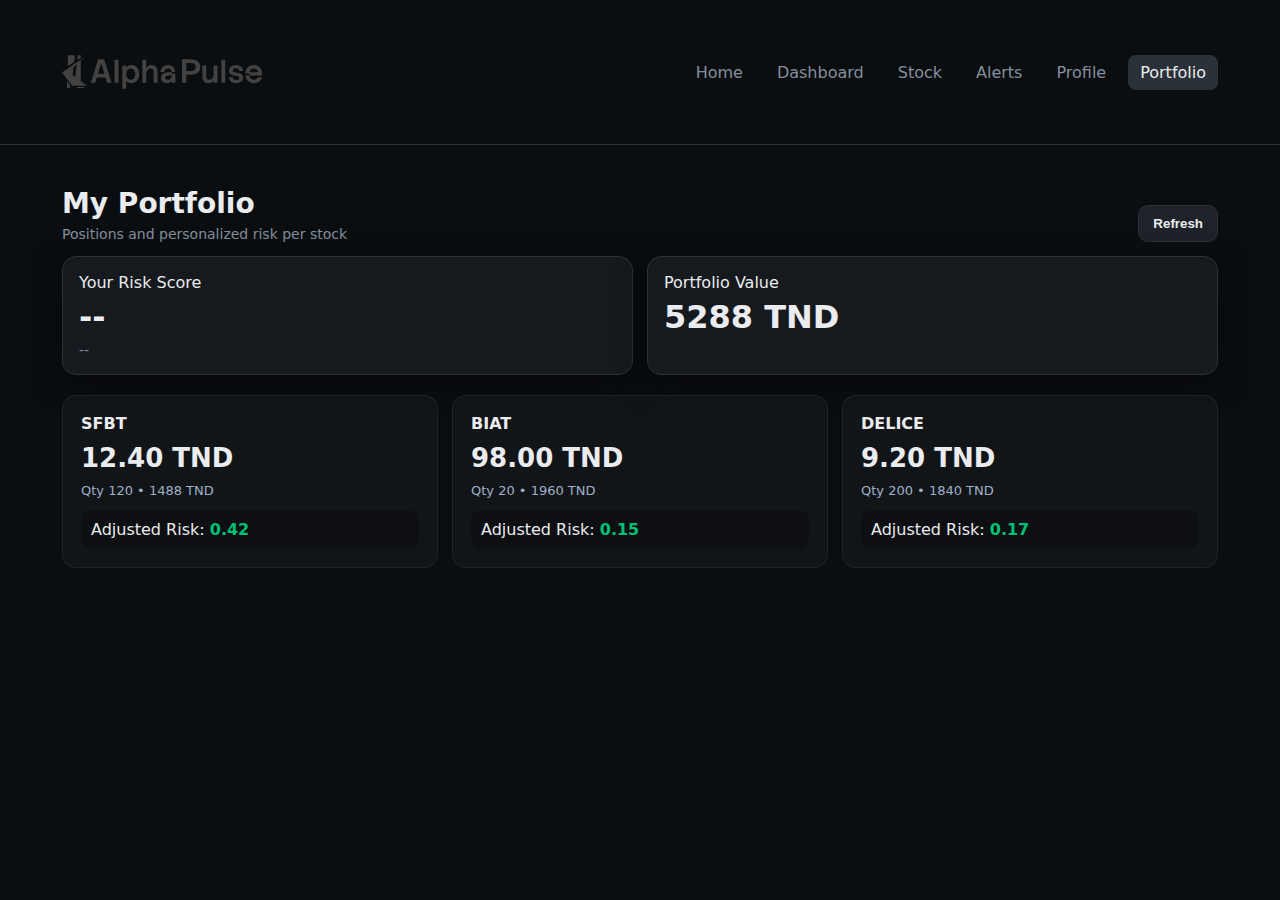
<file: projet/portfolio.html>
<!DOCTYPE html>
<html>
<head>
<meta charset="UTF-8">
<title>Portfolio — BVMT Assistant</title>

<link rel="stylesheet" href="./css/styles.css">
<link rel="stylesheet" href="./css/portfolio.css">

</head>

<body>

<div class="nav">
  <div class="container nav-inner">
          <img src="./assets/AlphaPulse Logo.svg" class="brand-logo">

    <div class="nav-links">
      <a href="./index.html">Home</a>
      <a href="./dashboard.html">Dashboard</a>
      <a href="./stock.html">Stock</a>
      <a href="./alerts.html">Alerts</a>
      <a href="./profile.html">Profile</a>
      <a class="active" href="./portfolio.html">Portfolio</a>
    </div>
  </div>
</div>

<main class="container">

<div class="header">
  <div>
    <h1>My Portfolio</h1>
    <div class="sub">Positions and personalized risk per stock</div>
  </div>

  <button class="btn" onclick="renderPortfolio()">Refresh</button>
</div>

<div class="portfolio-summary">

  <div class="card">
    <div class="mini">Your Risk Score</div>
    <div id="userRiskScore" class="portfolio-big">--</div>
    <div id="userRiskLabel" class="sub">--</div>
  </div>

  <div class="card">
    <div class="mini">Portfolio Value</div>
    <div id="portfolioValue" class="portfolio-big">--</div>
  </div>

</div>

<div id="portfolioGrid" class="portfolio-grid"></div>

</main>

<script src="./js/portfolio.js"></script>
<script src="./js/portfolioStore.js"></script>


</body>
</html>
</file>
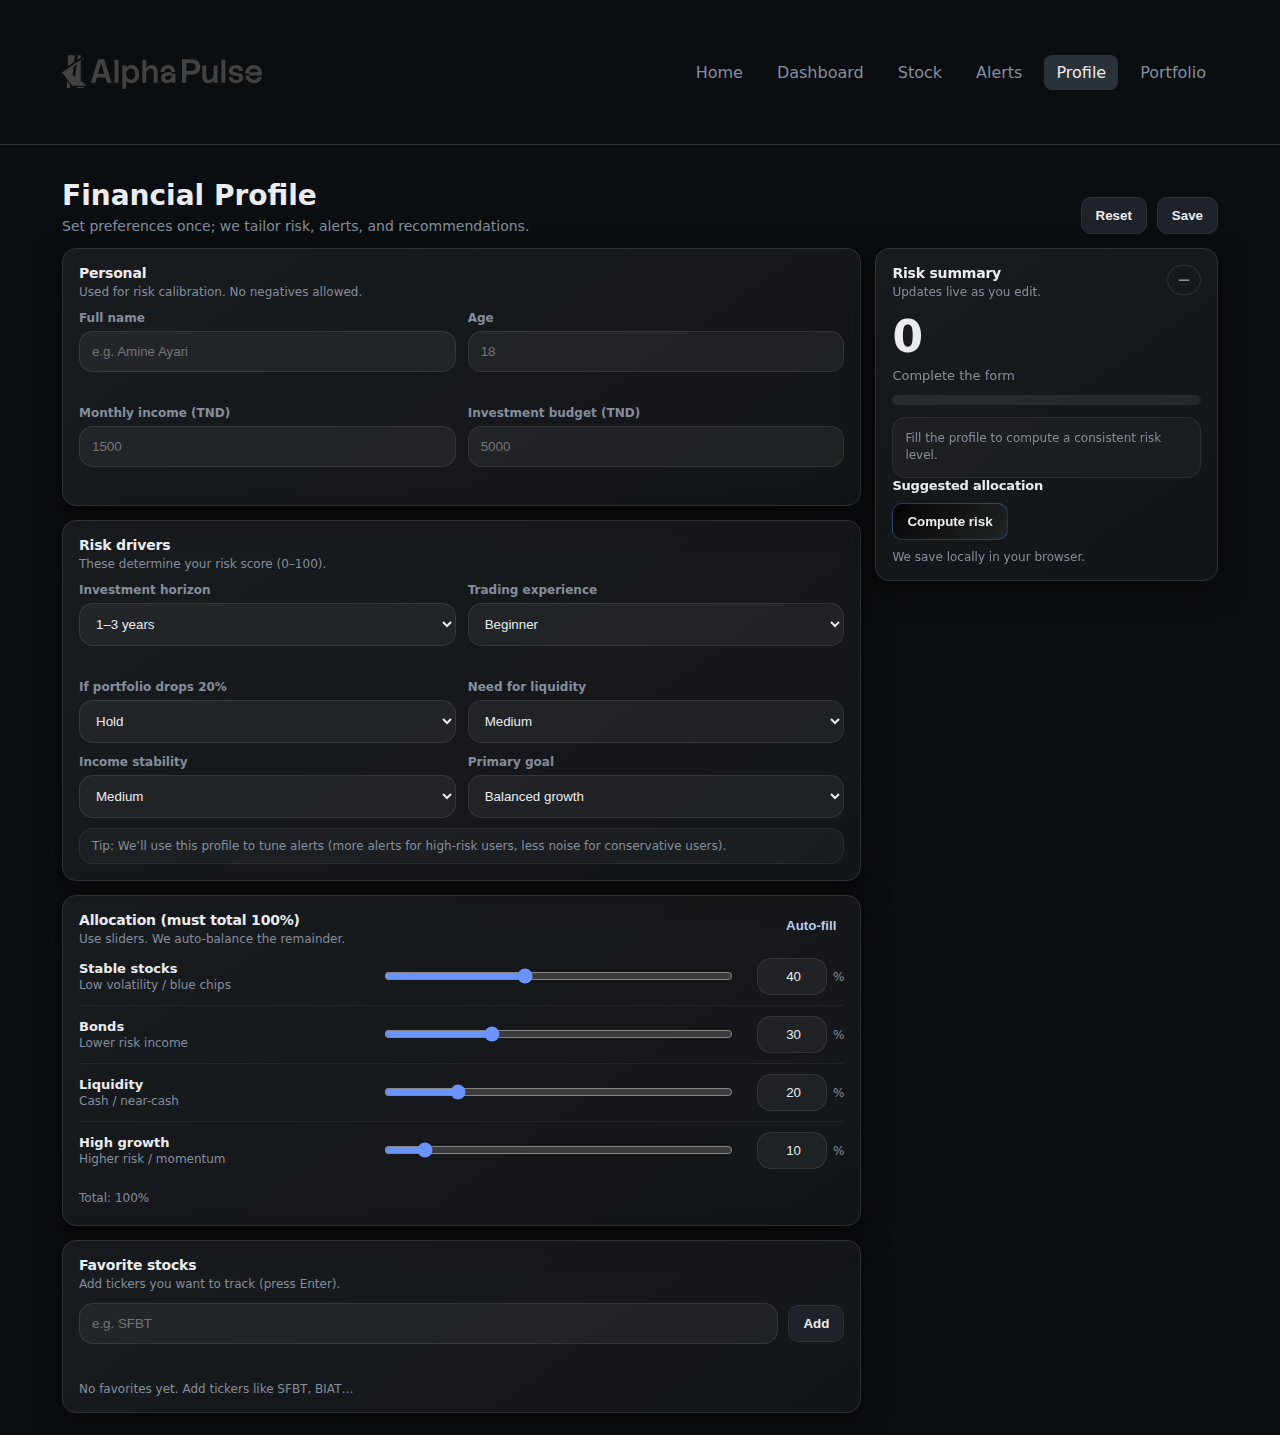
<file: projet/profile.html>
<!doctype html>
<html lang="en">
<head>
  <meta charset="UTF-8" />
  <meta name="viewport" content="width=device-width, initial-scale=1.0"/>
  <title>BVMT Assistant — Profile</title>

  <!-- Your global styles for navbar + base -->
  <link rel="stylesheet" href="./css/styles.css">
  <!-- Profile-only styles -->
<link rel="stylesheet" href="./css/profile.css">

  <script src="./js/profile.js" defer></script>


</head>
<body>

  <!-- NAV (keep consistent) -->
  <div class="nav">
    <div class="container nav-inner">
      <a class="brand" href="./index.html">      <img src="./assets/AlphaPulse Logo.svg" class="brand-logo">
      <div class="nav-links">
        <a href="./index.html">Home</a>
        <a href="./dashboard.html">Dashboard</a>
        <a href="./stock.html?symbol=SFBT">Stock</a>
        <a href="./alerts.html">Alerts</a>
        <a class="active" href="./profile.html">Profile</a>
                <a href="./portfolio.html">Portfolio</a>
      </div>
    </div>
  </div>

  <main class="container profile-page" id="profile-root">
    <div class="profile-header">
      <div>
        <h1>Financial Profile</h1>
        <div class="sub">Set preferences once; we tailor risk, alerts, and recommendations.</div>
      </div>
      <div class="profile-header-actions">
        <button class="btn" id="btn-reset" type="button">Reset</button>
        <button class="btn" id="btn-save" type="button">Save</button>
      </div>
    </div>

    <div class="profile-layout">

      <!-- LEFT: Form -->
      <section class="profile-form">

        <!-- Section: Personal -->
        <div class="p-card">
          <div class="p-card-head">
            <div>
              <div class="p-title">Personal</div>
              <div class="p-hint">Used for risk calibration. No negatives allowed.</div>
            </div>
          </div>

          <div class="p-grid-2">
            <div class="p-field">
              <label for="fullName">Full name</label>
              <input id="fullName" class="p-input" type="text" placeholder="e.g. Amine Ayari" maxlength="60" />
              <div class="p-error" data-error-for="fullName"></div>
            </div>

            <div class="p-field">
              <label for="age">Age</label>
              <input id="age" class="p-input" type="number" inputmode="numeric" min="16" max="90" step="1" placeholder="18" />
              <div class="p-error" data-error-for="age"></div>
            </div>

            <div class="p-field">
              <label for="monthlyIncome">Monthly income (TND)</label>
              <input id="monthlyIncome" class="p-input" type="number" inputmode="numeric" min="0" max="1000000" step="50" placeholder="1500" />
              <div class="p-error" data-error-for="monthlyIncome"></div>
            </div>

            <div class="p-field">
              <label for="investmentBudget">Investment budget (TND)</label>
              <input id="investmentBudget" class="p-input" type="number" inputmode="numeric" min="0" max="10000000" step="100" placeholder="5000" />
              <div class="p-error" data-error-for="investmentBudget"></div>
            </div>
          </div>
        </div>

        <!-- Section: Risk Drivers -->
        <div class="p-card">
          <div class="p-card-head">
            <div>
              <div class="p-title">Risk drivers</div>
              <div class="p-hint">These determine your risk score (0–100).</div>
            </div>
          </div>

          <div class="p-grid-2">
            <div class="p-field">
              <label for="horizon">Investment horizon</label>
              <select id="horizon" class="p-input">
                <option value="0">Less than 1 year</option>
                <option value="1">1–3 years</option>
                <option value="2">3–7 years</option>
                <option value="3">7+ years</option>
              </select>
              <div class="p-error" data-error-for="horizon"></div>
            </div>

            <div class="p-field">
              <label for="experience">Trading experience</label>
              <select id="experience" class="p-input">
                <option value="0">Beginner</option>
                <option value="1">Intermediate</option>
                <option value="2">Advanced</option>
              </select>
            </div>

            <div class="p-field">
              <label for="lossReaction">If portfolio drops 20%</label>
              <select id="lossReaction" class="p-input">
                <option value="0">Sell quickly</option>
                <option value="1">Hold</option>
                <option value="2">Buy more</option>
              </select>
            </div>

            <div class="p-field">
              <label for="liquidityNeed">Need for liquidity</label>
              <select id="liquidityNeed" class="p-input">
                <option value="2">Low (rare withdrawals)</option>
                <option value="1">Medium</option>
                <option value="0">High (need cash often)</option>
              </select>
            </div>

            <div class="p-field">
              <label for="incomeStability">Income stability</label>
              <select id="incomeStability" class="p-input">
                <option value="2">Stable</option>
                <option value="1">Medium</option>
                <option value="0">Unstable</option>
              </select>
            </div>

            <div class="p-field">
              <label for="goal">Primary goal</label>
              <select id="goal" class="p-input">
                <option value="0">Capital preservation</option>
                <option value="1">Balanced growth</option>
                <option value="2">Aggressive growth</option>
              </select>
            </div>
          </div>

          <div class="p-inline-note">
            Tip: We’ll use this profile to tune alerts (more alerts for high-risk users, less noise for conservative users).
          </div>
        </div>

        <!-- Section: Allocation -->
        <div class="p-card">
          <div class="p-card-head">
            <div>
              <div class="p-title">Allocation (must total 100%)</div>
              <div class="p-hint">Use sliders. We auto-balance the remainder.</div>
            </div>
            <button class="p-link-btn" id="btn-auto" type="button">Auto-fill</button>
          </div>

          <div class="alloc">
            <div class="alloc-row">
              <div class="alloc-left">
                <div class="alloc-name">Stable stocks</div>
                <div class="alloc-desc">Low volatility / blue chips</div>
              </div>
              <div class="alloc-mid">
                <input type="range" id="allocStable" min="0" max="100" step="1" />
              </div>
              <div class="alloc-right">
                <input class="alloc-num" id="allocStableNum" type="number" min="0" max="100" step="1" />
                <span class="alloc-unit">%</span>
              </div>
            </div>

            <div class="alloc-row">
              <div class="alloc-left">
                <div class="alloc-name">Bonds</div>
                <div class="alloc-desc">Lower risk income</div>
              </div>
              <div class="alloc-mid">
                <input type="range" id="allocBonds" min="0" max="100" step="1" />
              </div>
              <div class="alloc-right">
                <input class="alloc-num" id="allocBondsNum" type="number" min="0" max="100" step="1" />
                <span class="alloc-unit">%</span>
              </div>
            </div>

            <div class="alloc-row">
              <div class="alloc-left">
                <div class="alloc-name">Liquidity</div>
                <div class="alloc-desc">Cash / near-cash</div>
              </div>
              <div class="alloc-mid">
                <input type="range" id="allocCash" min="0" max="100" step="1" />
              </div>
              <div class="alloc-right">
                <input class="alloc-num" id="allocCashNum" type="number" min="0" max="100" step="1" />
                <span class="alloc-unit">%</span>
              </div>
            </div>

            <div class="alloc-row">
              <div class="alloc-left">
                <div class="alloc-name">High growth</div>
                <div class="alloc-desc">Higher risk / momentum</div>
              </div>
              <div class="alloc-mid">
                <input type="range" id="allocRisk" min="0" max="100" step="1" />
              </div>
              <div class="alloc-right">
                <input class="alloc-num" id="allocRiskNum" type="number" min="0" max="100" step="1" />
                <span class="alloc-unit">%</span>
              </div>
            </div>

            <div class="alloc-footer">
              <div class="alloc-sum">
                Total: <span id="allocTotal">100</span>%
              </div>
              <div class="p-error" data-error-for="allocation"></div>
            </div>
          </div>
        </div>

        <!-- Section: Favorites -->
        <div class="p-card">
          <div class="p-card-head">
            <div>
              <div class="p-title">Favorite stocks</div>
              <div class="p-hint">Add tickers you want to track (press Enter).</div>
            </div>
          </div>

          <div class="fav">
            <div class="fav-input-row">
              <input id="favInput" class="p-input fav-input" type="text" placeholder="e.g. SFBT" maxlength="12" />
              <button class="btn" id="btnAddFav" type="button">Add</button>
            </div>
            <div class="p-error" data-error-for="favorites"></div>

            <div class="fav-chips" id="favChips"></div>
          </div>
        </div>

      </section>

      <!-- RIGHT: Summary -->
      <aside class="profile-summary">
        <div class="p-card p-card--sticky">
          <div class="summary-head">
            <div>
              <div class="p-title">Risk summary</div>
              <div class="p-hint">Updates live as you edit.</div>
            </div>
            <span class="risk-badge" id="riskBadge">—</span>
          </div>

          <div class="score">
            <div class="score-num" id="riskScore">0</div>
            <div class="score-label" id="riskLabel">Complete the form</div>
          </div>

          <div class="score-bar">
            <div class="score-bar-fill" id="riskBar"></div>
          </div>

          <div class="summary-box" id="riskExplain">
            Fill the profile to compute a consistent risk level.
          </div>

          <div class="divider"></div>

          <div class="p-title" style="font-size: 13px;">Suggested allocation</div>
          <div class="suggest" id="suggestedAlloc"></div>

          <div class="divider"></div>

          <button class="btn btn-primary" id="btnCompute" type="button">Compute risk</button>
          <div class="p-hint" style="margin-top:10px;">We save locally in your browser.</div>
        </div>
      </aside>

    </div>
  </main>

  <div id="toast-host" class="toast-host"></div>

  <script type="module" src="./js/profile.js"></script>
</body>
</html>
</file>
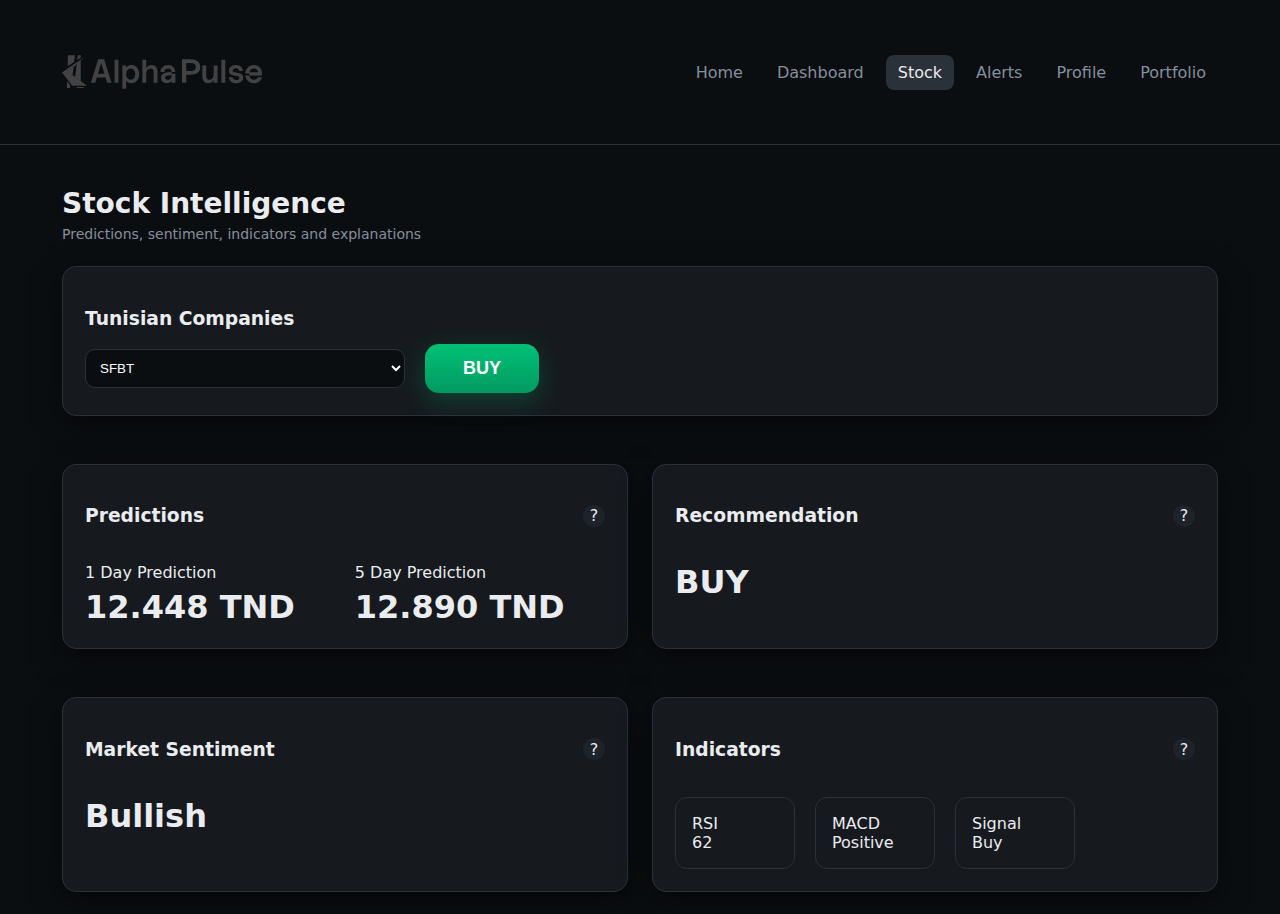
<file: projet/stock.html>
<!DOCTYPE html>
<html>
<head>
<meta charset="UTF-8">
<title>Stock — BVMT Assistant</title>

<link rel="stylesheet" href="./css/styles.css">
<link rel="stylesheet" href="./css/stock.css">
</head>
<!-- BUY MODAL -->
<div id="buyModal" class="trade-modal hidden">
  <div class="trade-box">
    <div class="trade-title-row">
      <h3 style="margin:0">Buy Stock</h3>
      <button id="closeTradeBtn" class="icon-btn" type="button">✕</button>
    </div>

    <div class="trade-meta">
      <div class="mini">Symbol</div>
      <div id="tradeSymbol" class="trade-strong">—</div>
    </div>

    <div class="trade-meta">
      <div class="mini">Price (pred 1D)</div>
      <div id="tradePrice" class="trade-strong">—</div>
    </div>

    <div class="trade-meta">
      <div class="mini">Available funds</div>
      <div id="tradeFunds" class="trade-strong">—</div>
    </div>

    <label class="mini" style="margin-top:10px;display:block">Quantity</label>
    <input id="tradeQty" type="number" min="1" step="1" class="profile-input" placeholder="e.g. 10"/>

    <div class="trade-actions">
      <button id="confirmBuyBtn" class="buy-btn" type="button">Confirm Buy</button>
      <button id="cancelTradeBtn" class="btn" type="button">Cancel</button>
    </div>

    <div id="tradeMsg" class="mini" style="margin-top:10px;"></div>
  </div>
</div>

<body>


<!-- NAVBAR -->
<div class="nav">
  <div class="container nav-inner">

    <div class="brand">
      <img src="./assets/AlphaPulse Logo.svg" class="brand-logo">
    </div>

    <div class="nav-links">
      <a href="./index.html">Home</a>
      <a href="./dashboard.html">Dashboard</a>
      <a class="active" href="./stock.html">Stock</a>
      <a href="./alerts.html">Alerts</a>
      <a href="./profile.html">Profile</a>
      <a href="./portfolio.html">Portfolio</a>
    </div>

  </div>
</div>

<!-- MAIN -->
<main class="container">

<div class="header">
  <div>
    <h1>Stock Intelligence</h1>
    <div class="sub">Predictions, sentiment, indicators and explanations</div>
  </div>
</div>

<!-- ENTERPRISE LIST -->
<div class="card spacing-xl">

<h3 class="stock-section-title">Tunisian Companies</h3>

<div class="stock-select-row">

  <select id="companySelect" class="stock-select"></select>

  <!-- BIG BUY BUTTON -->
  <button id="buyBtn" class="buy-btn">
    BUY
  </button>

</div>


</div>

<!-- GRID -->
<div class="stock-grid">

<!-- PREDICTIONS -->
<div class="card spacing-xl">

<div class="stock-card-header">
  <h3>Predictions</h3>
  <span class="tooltip">
    ?
    <span class="tooltip-text" id="predictionReason">
      Explanation will come from API
    </span>
  </span>
</div>

<div class="stock-predictions">

<div>
<div class="mini">1 Day Prediction</div>
<div id="pred1d" class="stock-big-value">--</div>
</div>

<div>
<div class="mini">5 Day Prediction</div>
<div id="pred5d" class="stock-big-value">--</div>
</div>

</div>

</div>

<!-- RECOMMENDATION -->
<div class="card spacing-xl">

<div class="stock-card-header">
  <h3>Recommendation</h3>
  <span class="tooltip">
    ?
    <span class="tooltip-text" id="recommendReason">
      Explanation will come from API
    </span>
  </span>
</div>

<div id="recommendation" class="stock-big-value">--</div>

</div>

<!-- SENTIMENT -->
<div class="card spacing-xl">

<div class="stock-card-header">
  <h3>Market Sentiment</h3>
  <span class="tooltip">
    ?
    <span class="tooltip-text" id="sentimentReason">
      Explanation will come from API
    </span>
  </span>
</div>

<div id="sentimentValue" class="stock-big-value">--</div>

</div>

<!-- INDICATORS -->
<div class="card spacing-xl">

<div class="stock-card-header">
  <h3>Indicators</h3>
  <span class="tooltip">
    ?
    <span class="tooltip-text" id="indicatorReason">
      Explanation will come from API
    </span>
  </span>
</div>

<div class="indicator-grid">

<div class="indicator-box">
RSI
<div id="rsiVal">--</div>
</div>

<div class="indicator-box">
MACD
<div id="macdVal">--</div>
</div>

<div class="indicator-box">
Signal
<div id="signalVal">--</div>
</div>

</div>

</div>

</div>

</main>

</body>
<script src="./js/portfolioStore.js"></script>

<script src="./js/stock.js" defer></script>

</html>
</file>
<file: projet/css/styles.css>
/* ===============================
   BINANCE-STYLE DARK THEME
   Full Site Styles
================================ */

:root{

  /* BACKGROUND */
  --bg: #0B0E11;
  --panel: #161A1E;
  --panel2: #1E2329;

  /* BORDERS */
  --border: #2B3139;

  /* TEXT */
  --text: #EAECEF;
  --muted: #848E9C;

  /* TRADING COLORS */
  --good: #02C076;
  --bad: #F6465D;
  --warn: #F0B90B;

  /* EFFECTS */
  --shadow: 0 8px 30px rgba(0,0,0,.6);
  --radius: 14px;

}

/* RESET */

*{ box-sizing:border-box; }
html,body{ height:100%; }

body{
  margin:0;
  font-family: Inter, system-ui, -apple-system, Segoe UI, Roboto, Arial, sans-serif;
  background: var(--bg);
  color: var(--text);
}

/* LINKS */

a{ color: inherit; text-decoration:none; }

a:focus{
  outline:2px solid rgba(255,255,255,.3);
  outline-offset:2px;
  border-radius:8px;
}

/* CONTAINER */

.container{
  max-width:1200px;
  margin:0 auto;
  padding:22px;
}

/* ================= NAVBAR ================= */

.nav{
  position:sticky;
  top:0;
  z-index:50;
  background:#0B0E11;
  border-bottom:1px solid var(--border);
}

.nav-inner{
  display:flex;
  align-items:center;
  justify-content:space-between;
}

.brand{
  display:flex;
  align-items:center;
  gap:10px;
  font-weight:700;
}

.brand-badge{
  width:34px;
  height:34px;
  border-radius:10px;
  background: linear-gradient(135deg,#F6465D,#02C076);
}

/* NAV LINKS */

.nav-links{
  display:flex;
  gap:10px;
}

.nav-links a{
  padding:8px 12px;
  border-radius:8px;
  color:var(--muted);
}

.nav-links a:hover{
  background:#1E2329;
  color:var(--text);
}

.nav-links a.active{
  background:#2B3139;
  color:var(--text);
}

/* ================= HEADER ================= */

.header{
  display:flex;
  justify-content:space-between;
  align-items:flex-end;
  margin:20px 0 12px;
}

h1{
  margin:0;
  font-size:28px;
}

.sub{
  color:var(--muted);
  font-size:14px;
  margin-top:6px;
}

/* ================= BUTTONS ================= */

.btn{
  cursor:pointer;
  border:1px solid var(--border);
  background:#1E2329;
  color:var(--text);
  padding:10px 14px;
  border-radius:10px;
  font-weight:600;
}

.btn:hover{
  background:#2B3139;
}

/* ================= GRID ================= */

.grid3{
  display:grid;
  grid-template-columns:repeat(3,1fr);
  gap:14px;
}

.grid2{
  display:grid;
  grid-template-columns:repeat(2,1fr);
  gap:14px;
}

@media(max-width:980px){
  .grid3,.grid2{
    grid-template-columns:1fr;
  }
}

/* ================= CARD ================= */

.card{
  border:1px solid var(--border);
  background:var(--panel);
  border-radius:var(--radius);
  box-shadow:var(--shadow);
  padding:16px;
}

.card-title{
  font-size:13px;
  color:var(--muted);
}

.card-value{
  font-size:26px;
  font-weight:700;
  margin-top:8px;
}

/* ================= BADGES ================= */

.badge{
  padding:5px 10px;
  border-radius:999px;
  font-size:12px;
  border:1px solid var(--border);
}

.badge.good{
  color:#b7f7ca;
  border-color:rgba(2,192,118,.3);
  background:rgba(2,192,118,.15);
}

.badge.bad{
  color:#ffc1c1;
  border-color:rgba(246,70,93,.3);
  background:rgba(246,70,93,.15);
}

.badge.warn{
  color:#ffe2b3;
  border-color:rgba(240,185,11,.3);
  background:rgba(240,185,11,.15);
}

/* ================= TABLE ================= */

.table{
  width:100%;
  border-collapse:collapse;
  margin-top:10px;
}

.table th{
  text-align:left;
  font-size:12px;
  color:var(--muted);
  padding:10px 0;
}

.table td{
  padding:12px 0;
  border-top:1px solid rgba(255,255,255,0.05);
}

.table tr:hover td{
  background:rgba(255,255,255,0.03);
}

/* ================= PROFILE INPUTS ================= */

.profile-input{
  width:100%;
  padding:10px;
  margin-top:6px;
  margin-bottom:12px;
  border-radius:10px;
  border:1px solid var(--border);
  background:#0B0E11;
  color:var(--text);
}

.profile-input:focus{
  border-color:#F6465D;
  outline:none;
}

/* ================= FAVORITES ================= */

.favorite-item{
  padding:10px;
  border-radius:10px;
  border:1px solid var(--border);
  background:#0B0E11;
  margin-top:8px;
  display:flex;
  justify-content:space-between;
}

/* ================= TOAST ================= */

.toast-host{
  position:fixed;
  right:18px;
  bottom:18px;
  display:flex;
  flex-direction:column;
  gap:10px;
}

.toast{
  border:1px solid var(--border);
  background:#161A1E;
  padding:12px;
  border-radius:10px;
  font-size:13px;
  opacity:0;
  transform:translateY(6px);
  transition:0.2s;
}

.toast--show{
  opacity:1;
  transform:translateY(0);
}

.toast--error{
  border-color:rgba(246,70,93,.4);
}

.toast--ok{
  border-color:rgba(2,192,118,.4);
}

.brand-logo{
  width: 200px;
  height: 100px;
  border-radius:8px;
}
</file>
<file: projet/css/portfolio.css>
.portfolio-summary{
  display:grid;
  grid-template-columns:1fr 1fr;
  gap:14px;
  margin-top:14px;
}

.portfolio-big{
  font-size:32px;
  font-weight:800;
  margin-top:6px;
}

.portfolio-grid{
  margin-top:20px;
  display:grid;
  grid-template-columns:repeat(auto-fill,minmax(280px,1fr));
  gap:14px;
}

.stock-card{
  padding:18px;
  border-radius:14px;
  border:1px solid rgba(255,255,255,0.06);
  background:rgba(255,255,255,0.03);
  transition:0.2s;
}

.stock-card:hover{
  border-color:rgba(240,185,11,0.4);
}

.stock-name{
  font-size:16px;
  font-weight:800;
}

.stock-price{
  font-size:26px;
  font-weight:800;
  margin-top:10px;
}

.stock-meta{
  margin-top:10px;
  font-size:13px;
  color:#9fb0c9;
}

.risk-box{
  margin-top:12px;
  padding:10px;
  border-radius:10px;
  background:rgba(0,0,0,0.25);
}

.risk-low{color:#02c076;}
.risk-mid{color:#f0b90b;}
.risk-high{color:#f6465d;}
</file>
<file: projet/css/profile.css>
/* profile.css — page-specific polish (keeps global design but improves UX) */

.profile-page { padding-top: 18px; }

.profile-header{
  display:flex;
  align-items:flex-end;
  justify-content:space-between;
  gap: 14px;
  margin: 16px 0 14px;
  flex-wrap: wrap;
}
.profile-header-actions{ display:flex; gap:10px; align-items:center; }

.profile-layout{
  display:grid;
  grid-template-columns: 1.4fr .6fr;
  gap: 14px;
  align-items:start;
}
@media (max-width: 980px){
  .profile-layout{ grid-template-columns: 1fr; }
}

.p-card{
  border: 1px solid var(--border);
  background: linear-gradient(145deg, rgba(255,255,255,0.06), rgba(255,255,255,0.03));
  border-radius: var(--radius);
  box-shadow: var(--shadow);
  padding: 16px;
}
.p-card + .p-card{ margin-top: 14px; }

.p-card--sticky{
  position: sticky;
  top: 84px;
}

.p-card-head{
  display:flex;
  justify-content:space-between;
  align-items:flex-start;
  gap: 12px;
  margin-bottom: 12px;
}

.p-title{
  font-weight: 750;
  letter-spacing: -0.2px;
  font-size: 14px;
}
.p-hint{
  color: var(--muted);
  font-size: 12px;
  margin-top: 4px;
}

.p-inline-note{
  margin-top: 10px;
  padding: 10px 12px;
  border-radius: 14px;
  border: 1px solid rgba(255,255,255,0.07);
  background: rgba(255,255,255,0.03);
  color: var(--muted);
  font-size: 12px;
}

.p-grid-2{
  display:grid;
  grid-template-columns: repeat(2, minmax(0, 1fr));
  gap: 12px;
}
@media (max-width: 760px){
  .p-grid-2{ grid-template-columns: 1fr; }
}

.p-field label{
  display:block;
  color: var(--muted);
  font-size: 12px;
  font-weight: 650;
  margin-bottom: 6px;
}

.p-input{
  width:100%;
  padding: 12px 12px;
  border-radius: 14px;
  border: 1px solid rgba(255,255,255,0.09);
  background: rgba(255,255,255,0.05);
  color: var(--text);
  outline: none;
  transition: background .15s ease, border-color .15s ease;
}
.p-input:focus{
  background: rgba(255,255,255,0.075);
  border-color: rgba(91,135,255,0.45);
}

.p-error{
  min-height: 16px;
  margin-top: 6px;
  color: rgba(255, 170, 170, 0.95);
  font-size: 12px;
}
.p-input.is-invalid{
  border-color: rgba(239,68,68,0.55);
  background: rgba(239,68,68,0.06);
}

.p-link-btn{
  background: transparent;
  border: none;
  color: rgba(196, 220, 255, 0.95);
  cursor: pointer;
  font-weight: 650;
  padding: 6px 8px;
  border-radius: 12px;
}
.p-link-btn:hover{
  text-decoration: underline;
}

/* Allocation */
.alloc{ margin-top: 6px; }
.alloc-row{
  display:grid;
  grid-template-columns: 1fr 1.2fr .35fr;
  gap: 12px;
  align-items:center;
  padding: 10px 0;
  border-top: 1px solid rgba(255,255,255,0.06);
}
.alloc-row:first-child{ border-top: none; padding-top: 0; }

.alloc-left .alloc-name{ font-weight: 750; font-size: 13px; }
.alloc-left .alloc-desc{ color: var(--muted); font-size: 12px; margin-top: 2px; }

.alloc-mid input[type="range"]{
  width: 100%;
  accent-color: rgba(91,135,255,0.9);
}

.alloc-right{
  display:flex;
  align-items:center;
  gap: 6px;
  justify-content:flex-end;
}
.alloc-num{
  width: 70px;
  padding: 10px 10px;
  border-radius: 14px;
  border: 1px solid rgba(255,255,255,0.09);
  background: rgba(255,255,255,0.05);
  color: var(--text);
  outline:none;
  text-align:right;
}
.alloc-unit{ color: var(--muted); font-size: 12px; }

.alloc-footer{
  display:flex;
  justify-content:space-between;
  align-items:center;
  margin-top: 8px;
}
.alloc-sum{ color: var(--muted); font-size: 12px; }

/* Favorites */
.fav-input-row{
  display:flex;
  gap: 10px;
  align-items:center;
}
.fav-input{ flex:1; }

.fav-chips{
  margin-top: 12px;
  display:flex;
  gap: 8px;
  flex-wrap: wrap;
}
.chip-tag{
  display:inline-flex;
  align-items:center;
  gap: 8px;
  padding: 8px 10px;
  border-radius: 999px;
  border: 1px solid rgba(255,255,255,0.10);
  background: rgba(255,255,255,0.04);
  color: var(--text);
  font-weight: 650;
  font-size: 12px;
}
.chip-tag button{
  border:none;
  cursor:pointer;
  background: rgba(255,255,255,0.06);
  color: var(--text);
  border-radius: 999px;
  width: 22px;
  height: 22px;
  display:flex;
  align-items:center;
  justify-content:center;
}
.chip-tag button:hover{
  background: rgba(255,255,255,0.10);
}

/* Summary */
.summary-head{
  display:flex;
  justify-content:space-between;
  align-items:flex-start;
  gap: 12px;
}
.risk-badge{
  display:inline-flex;
  align-items:center;
  border: 1px solid rgba(255,255,255,0.10);
  padding: 7px 10px;
  border-radius: 999px;
  color: var(--muted);
  font-weight: 750;
  font-size: 12px;
}

.score{ margin-top: 12px; }
.score-num{
  font-size: 44px;
  font-weight: 850;
  letter-spacing: -1px;
}
.score-label{
  margin-top: 6px;
  color: var(--muted);
  font-size: 13px;
}

.score-bar{
  margin-top: 12px;
  height: 10px;
  border-radius: 999px;
  background: rgba(255,255,255,0.08);
  overflow:hidden;
}
.score-bar-fill{
  height:100%;
  width: 0%;
  background: linear-gradient(90deg, rgba(34,197,94,.85), rgba(245,158,11,.85), rgba(239,68,68,.85));
}

.summary-box{
  margin-top: 12px;
  padding: 12px;
  border-radius: 14px;
  border: 1px solid rgba(255,255,255,0.07);
  background: rgba(255,255,255,0.03);
  color: var(--muted);
  font-size: 12px;
  line-height: 1.45;
}

.suggest{
  margin-top: 10px;
  display:grid;
  gap: 8px;
}
.suggest-item{
  display:flex;
  justify-content:space-between;
  align-items:center;
  padding: 10px 12px;
  border-radius: 14px;
  border: 1px solid rgba(255,255,255,0.07);
  background: rgba(255,255,255,0.03);
}
.suggest-item span{ color: var(--muted); font-size: 12px; }
.suggest-item strong{ font-size: 13px; }

.btn-primary{
  border: 1px solid rgba(91,135,255,0.35);
  background: linear-gradient(135deg, rgba(2, 2, 3, 0.85), rgba(44, 48, 46, 0.6));
}
</file>
<file: projet/css/stock.css>
.spacing-xl{
  margin-top: 24px;
  padding: 22px;
}

.stock-grid{
  display:grid;
  grid-template-columns: repeat(2,1fr);
  gap: 24px;
  margin-top: 24px;
}

.stock-section-title{
  margin-bottom: 14px;
}

.stock-select{
  width: 320px;
  padding: 10px;
  border-radius: 10px;
  background: #0B0E11;
  border:1px solid var(--border);
  color:white;
}

.stock-card-header{
  display:flex;
  justify-content:space-between;
  align-items:center;
  margin-bottom: 18px;
}

.stock-big-value{
  font-size: 32px;
  font-weight: 800;
  margin-top: 6px;
}

.stock-predictions{
  display:flex;
  gap: 60px;
}

/* TOOLTIP */

.tooltip{
  position: relative;
  cursor: help;
  background: #1E2329;
  border-radius: 50%;
  width:22px;
  height:22px;
  display:flex;
  align-items:center;
  justify-content:center;
}

.tooltip-text{
  position:absolute;
  bottom:140%;
  left:50%;
  transform: translateX(-50%);
  background:#161A1E;
  padding:10px;
  border-radius:8px;
  border:1px solid var(--border);
  width:220px;
  font-size:12px;
  opacity:0;
  pointer-events:none;
  transition:0.2s;
}

.tooltip:hover .tooltip-text{
  opacity:1;
}

/* INDICATORS */

.indicator-grid{
  display:flex;
  gap:20px;
}

.indicator-box{
  border:1px solid var(--border);
  padding:16px;
  border-radius:12px;
  width:120px;
}
/* SELECT + BUY BUTTON ROW */

.stock-select-row{
  display:flex;
  gap:20px;
  align-items:center;
  margin-top:15px;
}

/* BIG BUY BUTTON */

.buy-btn{
  background: linear-gradient(180deg,#02C076,#029A61);
  border:none;
  color:white;
  font-weight:800;
  font-size:18px;
  padding:14px 38px;
  border-radius:14px;
  cursor:pointer;
  box-shadow: 0 8px 25px rgba(2,192,118,0.25);
  transition: all .2s ease;
}

/* HOVER */

.buy-btn:hover{
  transform: translateY(-2px);
  box-shadow: 0 14px 35px rgba(2,192,118,0.35);
}

/* CLICK */

.buy-btn:active{
  transform: scale(0.97);
}

/* MOBILE */

@media (max-width:700px){
  .stock-select-row{
    flex-direction:column;
    align-items:stretch;
  }

  .buy-btn{
    width:100%;
  }
}
.trade-modal{
  position:fixed;
  inset:0;
  background: rgba(0,0,0,.72);
  display:flex;
  align-items:center;
  justify-content:center;
  z-index: 9999;
}

.trade-box{
  width: 360px;
  background: var(--panel);
  border: 1px solid var(--border);
  border-radius: 14px;
  padding: 16px;
  box-shadow: var(--shadow);
}

.hidden{ display:none; }

.trade-title-row{
  display:flex;
  justify-content:space-between;
  align-items:center;
  margin-bottom: 10px;
}

.icon-btn{
  border:1px solid var(--border);
  background: #1E2329;
  color: var(--text);
  border-radius: 10px;
  padding: 6px 10px;
  cursor:pointer;
}

.trade-meta{
  display:flex;
  justify-content:space-between;
  align-items:center;
  margin-top: 10px;
}

.trade-strong{
  font-weight: 800;
}

.trade-actions{
  display:flex;
  gap: 10px;
  margin-top: 12px;
}
</file>
